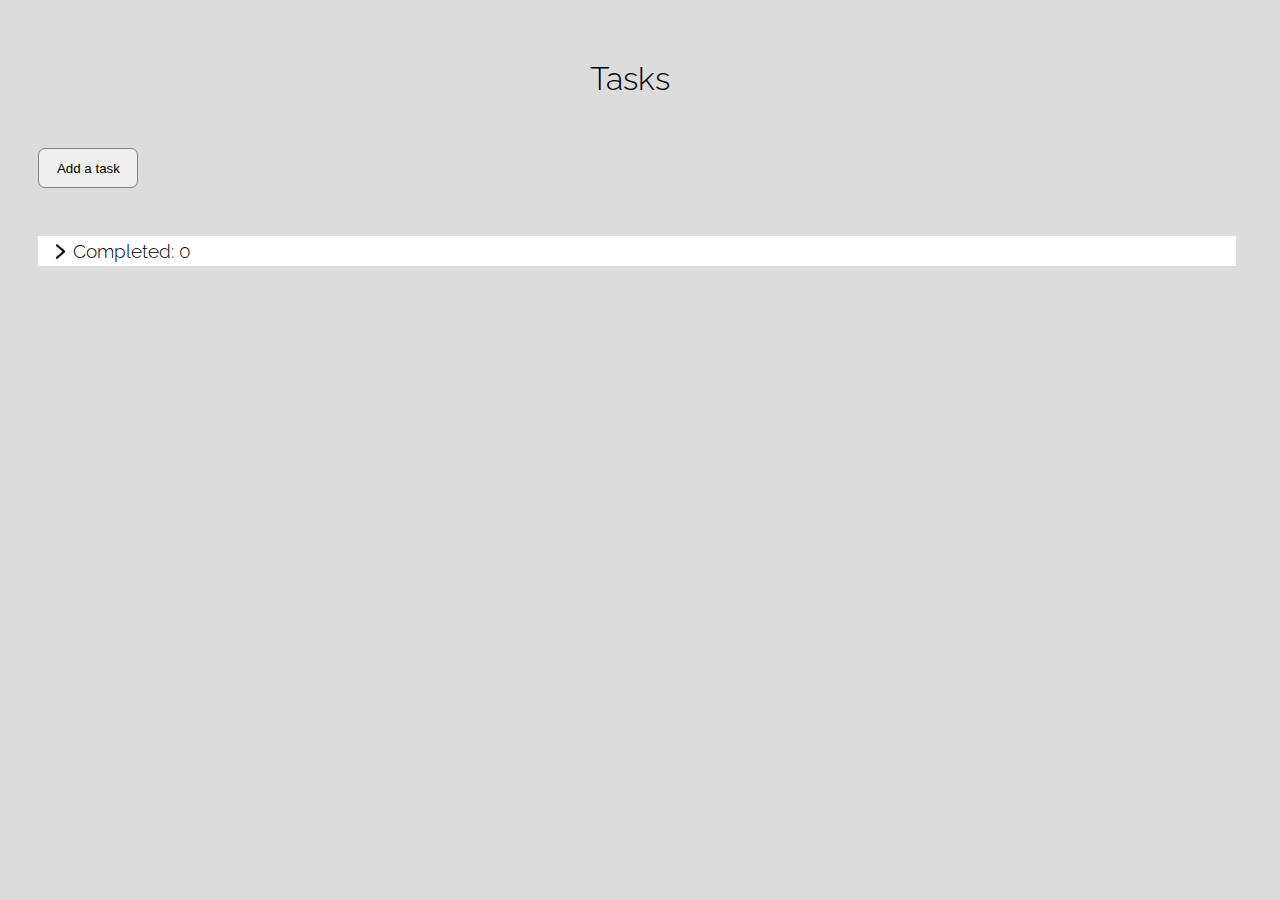
<file: HW1/index.html>
<!DOCTYPE html>
<html lang="en">
    <head>
        <meta charset="UTF-8">
        <meta name="viewport" content="width=device-width, initial-scale=1.0">
        <title>Document</title>
        <script src="main.js" type="module" defer></script>
        <link rel="stylesheet" href="styles.css">
    </head>
    <body>
        <header>
            <h1>Tasks</h1>
        </header>
        <main>
            <button id="add-task-btn">Add a task</button>
            <ul id="task-list"></ul>
            <div id="reveal-completed-tasks">
                <img id="arrow-btn" src="./icons/right-arrow.png" alt="arrow">
                <h3 id="no-completed-tasks">Completed: 0</h3>
            </div>
            <ul id="completed-task-list"></ul>
            <dialog id="dialog">
                <div id="dialog__form">
                    <h3>Add a new task!</h3>
                    <label for="form__name">Title</label>
                    <input id="form__name" type="text" maxlength="50" placeholder="First task..." required>
                    <div id="title-error" class="error-btn"></div>
                    <label for="form__assignee">Assignee</label>
                    <input id="form__assignee" type="email" placeholder="example@email.com" required>
                    <div id="email-error" class="error-btn"></div>
                    <label for="form__task-dsc">Task Desc</label>
                    <textarea id="form__task-dsc" maxlength="250" rows="6" placeholder="250 characters max..." required></textarea>
                    <div id="form__buttons">
                        <button id="form-save-btn" class="action-buttons">Add</button>
                        <button id="form-cancel-btn" class="action-buttons">Cancel</button>
                    </div>
                    <div id="form-error" class="error-btn"></div>
                </div>
            </dialog>
        </main>
    </body>
</html>
</file>
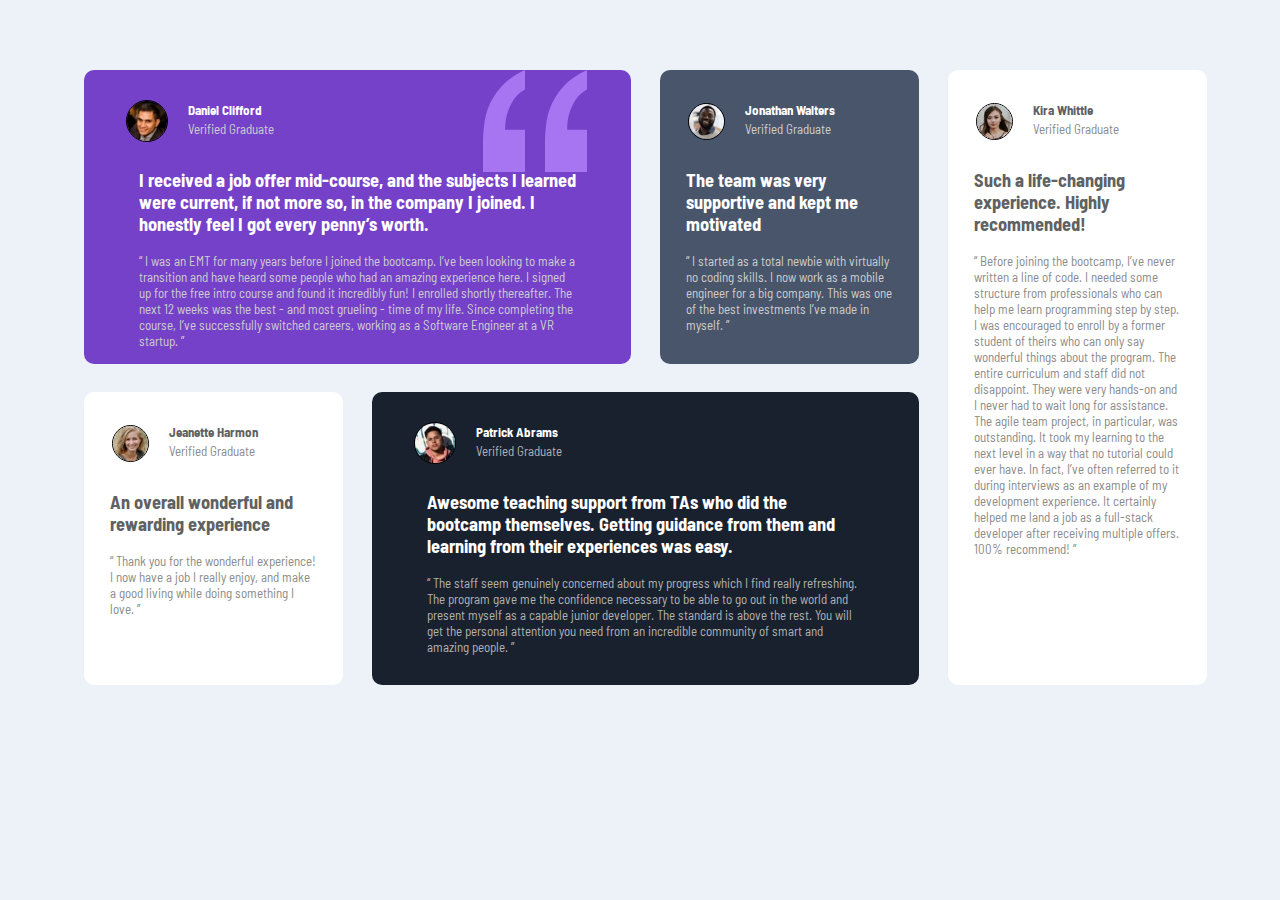
<file: HW2-second_grid/index.html>
<!DOCTYPE html>
<html lang="en">
  <head>
    <meta charset="UTF-8">
    <meta name="viewport" content="width=device-width, initial-scale=1.0">
    <title>Document</title>
    <link rel="stylesheet" href="./style.css">
  </head>
  <body>
    <main>
      <div class="testimonial-cnt" id="cnt-1">
        <div class="person-info__cnt">
          <img class="person__photo" src="./images/image-daniel.jpg">
          <div class="person__about">
            <h4 class="person__name">Daniel Clifford</h4>
            <p>Verified Graduate</p>
          </div>
        </div>
        <div class="person-info__text">
          <h3 class="testimonial__title">
            I received a job offer mid-course, and the subjects I learned were current, if not more so,
            in the company I joined. I honestly feel I got every penny’s worth.
          </h3>
          <p class="testimonial__review">
            “ I was an EMT for many years before I joined the bootcamp. I’ve been looking to make a
            transition and have heard some people who had an amazing experience here. I signed up
            for the free intro course and found it incredibly fun! I enrolled shortly thereafter.
            The next 12 weeks was the best - and most grueling - time of my life. Since completing
            the course, I’ve successfully switched careers, working as a Software Engineer at a VR startup. ”
          </p>
        </div>
      </div>
      <div class="testimonial-cnt" id="cnt-2">
        <div class="person-info__cnt">
          <img class="person__photo" src="./images/image-jonathan.jpg">
          <div class="person__about">
            <h4 class="person__name">Jonathan Walters</h4>
            <p>Verified Graduate</p>
          </div>
        </div>
        <div class="person-info__text">
          <h3 class="testimonial__title">
            The team was very supportive and kept me motivated
          </h3>
          <p class="testimonial__review">
            “ I started as a total newbie with virtually no coding skills. I now work as a mobile engineer
            for a big company. This was one of the best investments I’ve made in myself. ”
          </p>
        </div>
      </div>
      <div class="testimonial-cnt" id="cnt-3">
        <div class="person-info__cnt">
          <img class="person__photo" src="./images/image-jeanette.jpg">
          <div class="person__about">
            <h4 class="person__name">Jeanette Harmon</h4>
            <p>Verified Graduate</p>
          </div>
        </div>
        <div class="person-info__text">
          <h3 class="testimonial__title">
            An overall wonderful and rewarding experience
          </h3>
          <p class="testimonial__review">
            “ Thank you for the wonderful experience! I now have a job I really enjoy, and make a good living
            while doing something I love. ”
          </p>
        </div>
      </div>
      <div class="testimonial-cnt" id="cnt-4">
        <div class="person-info__cnt">
          <img class="person__photo" src="./images/image-patrick.jpg">
          <div class="person__about">
            <h4 class="person__name">Patrick Abrams</h4>
            <p>Verified Graduate</p>
          </div>
        </div>
        <div class="person-info__text">
          <h3 class="testimonial__title">
            Awesome teaching support from TAs who did the bootcamp themselves. Getting guidance from them and
            learning from their experiences was easy.
          </h3>
          <p class="testimonial__review">
            “ The staff seem genuinely concerned about my progress which I find really refreshing. The program
            gave me the confidence necessary to be able to go out in the world and present myself as a capable
            junior developer. The standard is above the rest. You will get the personal attention you need from
            an incredible community of smart and amazing people. ”
          </p>
        </div>
      </div>
      <div class="testimonial-cnt" id="cnt-5">
        <div class="person-info__cnt">
          <img class="person__photo" src="./images/image-kira.jpg">
          <div class="person__about">
            <h4 class="person__name">Kira Whittle</h4>
            <p>Verified Graduate</p>
          </div>
        </div>
        <div class="person-info__text">
          <h3 class="testimonial__title">
            Such a life-changing experience. Highly recommended!
          </h3>
          <p class="testimonial__review">
            “ Before joining the bootcamp, I’ve never written a line of code. I needed some structure from
            professionals who can help me learn programming step by step. I was encouraged to enroll by a former
            student of theirs who can only say wonderful things about the program. The entire curriculum and staff
            did not disappoint. They were very hands-on and I never had to wait long for assistance. The agile team
            project, in particular, was outstanding. It took my learning to the next level in a way that no tutorial
            could ever have. In fact, I’ve often referred to it during interviews as an example of my development
            experience. It certainly helped me land a job as a full-stack developer after receiving multiple offers.
            100% recommend! ”
          </p>
        </div>
      </div>
    </main>
  </body>
</html>
</file>
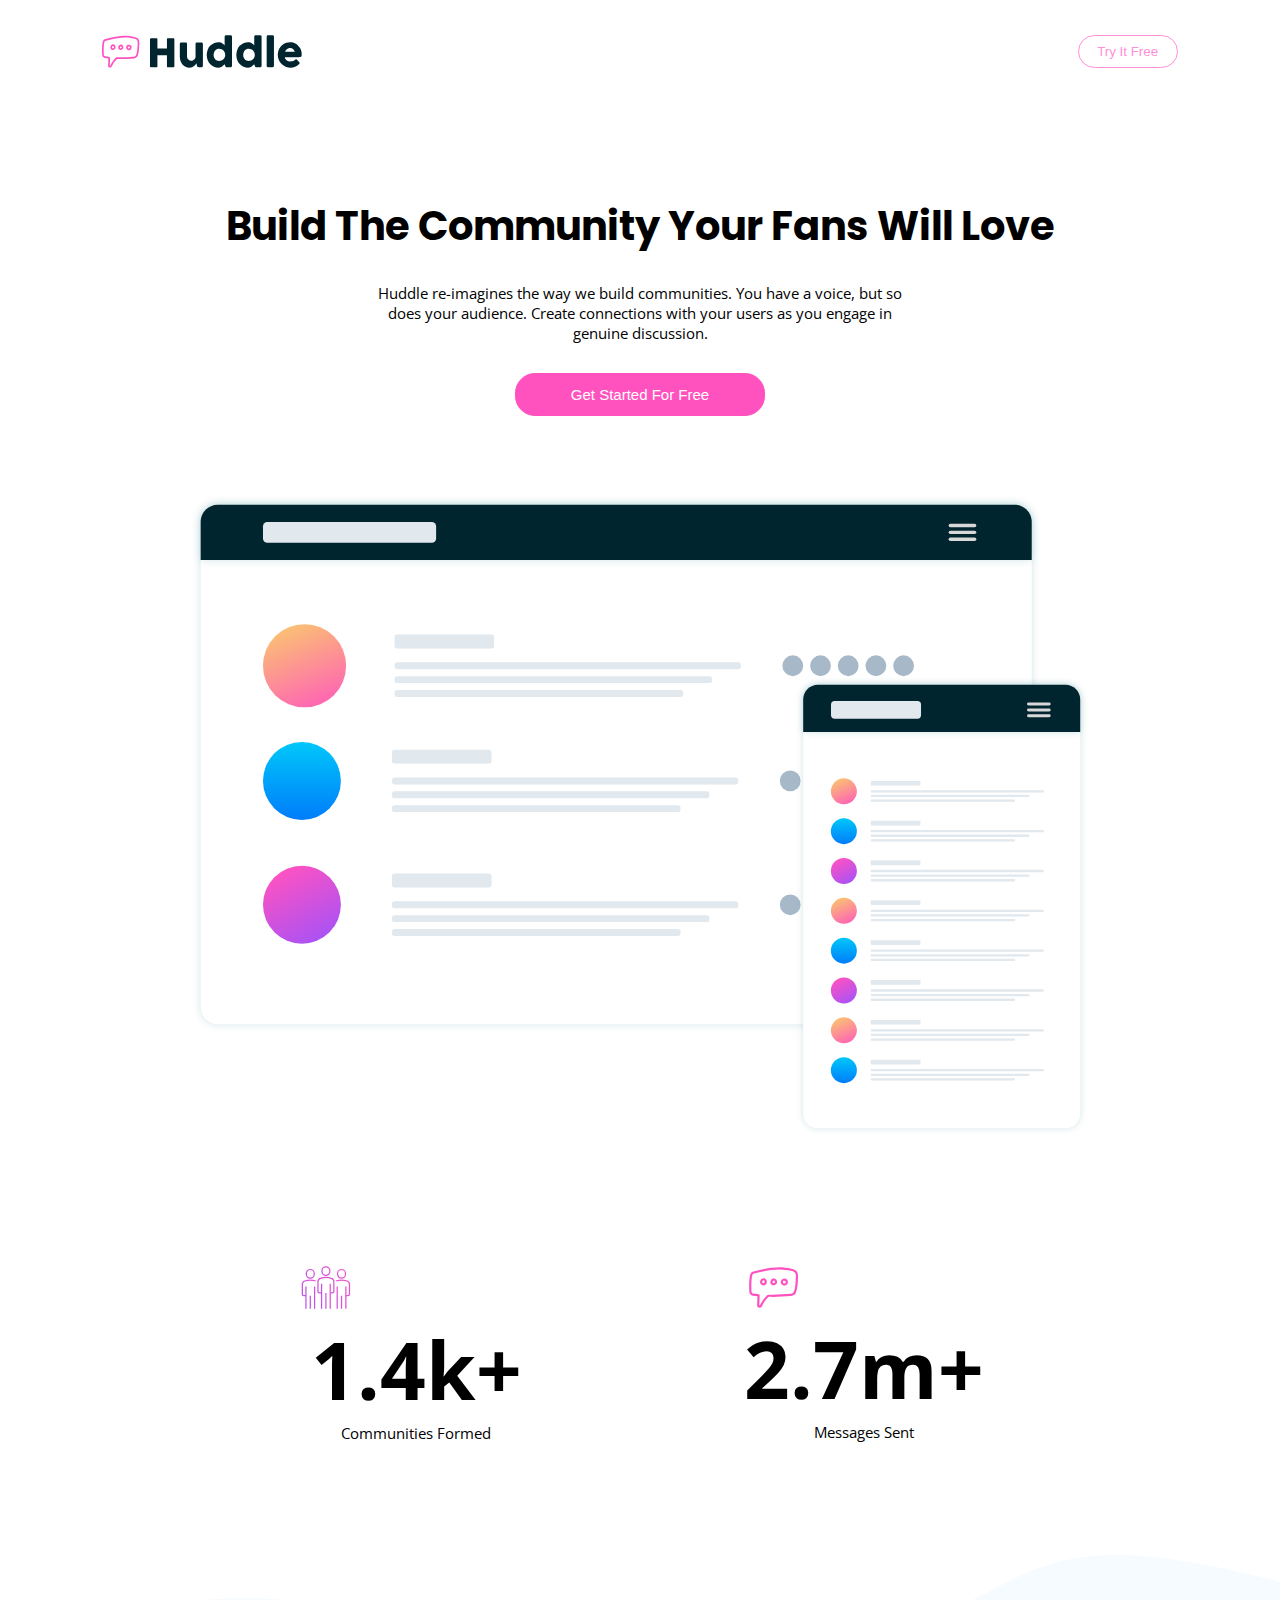
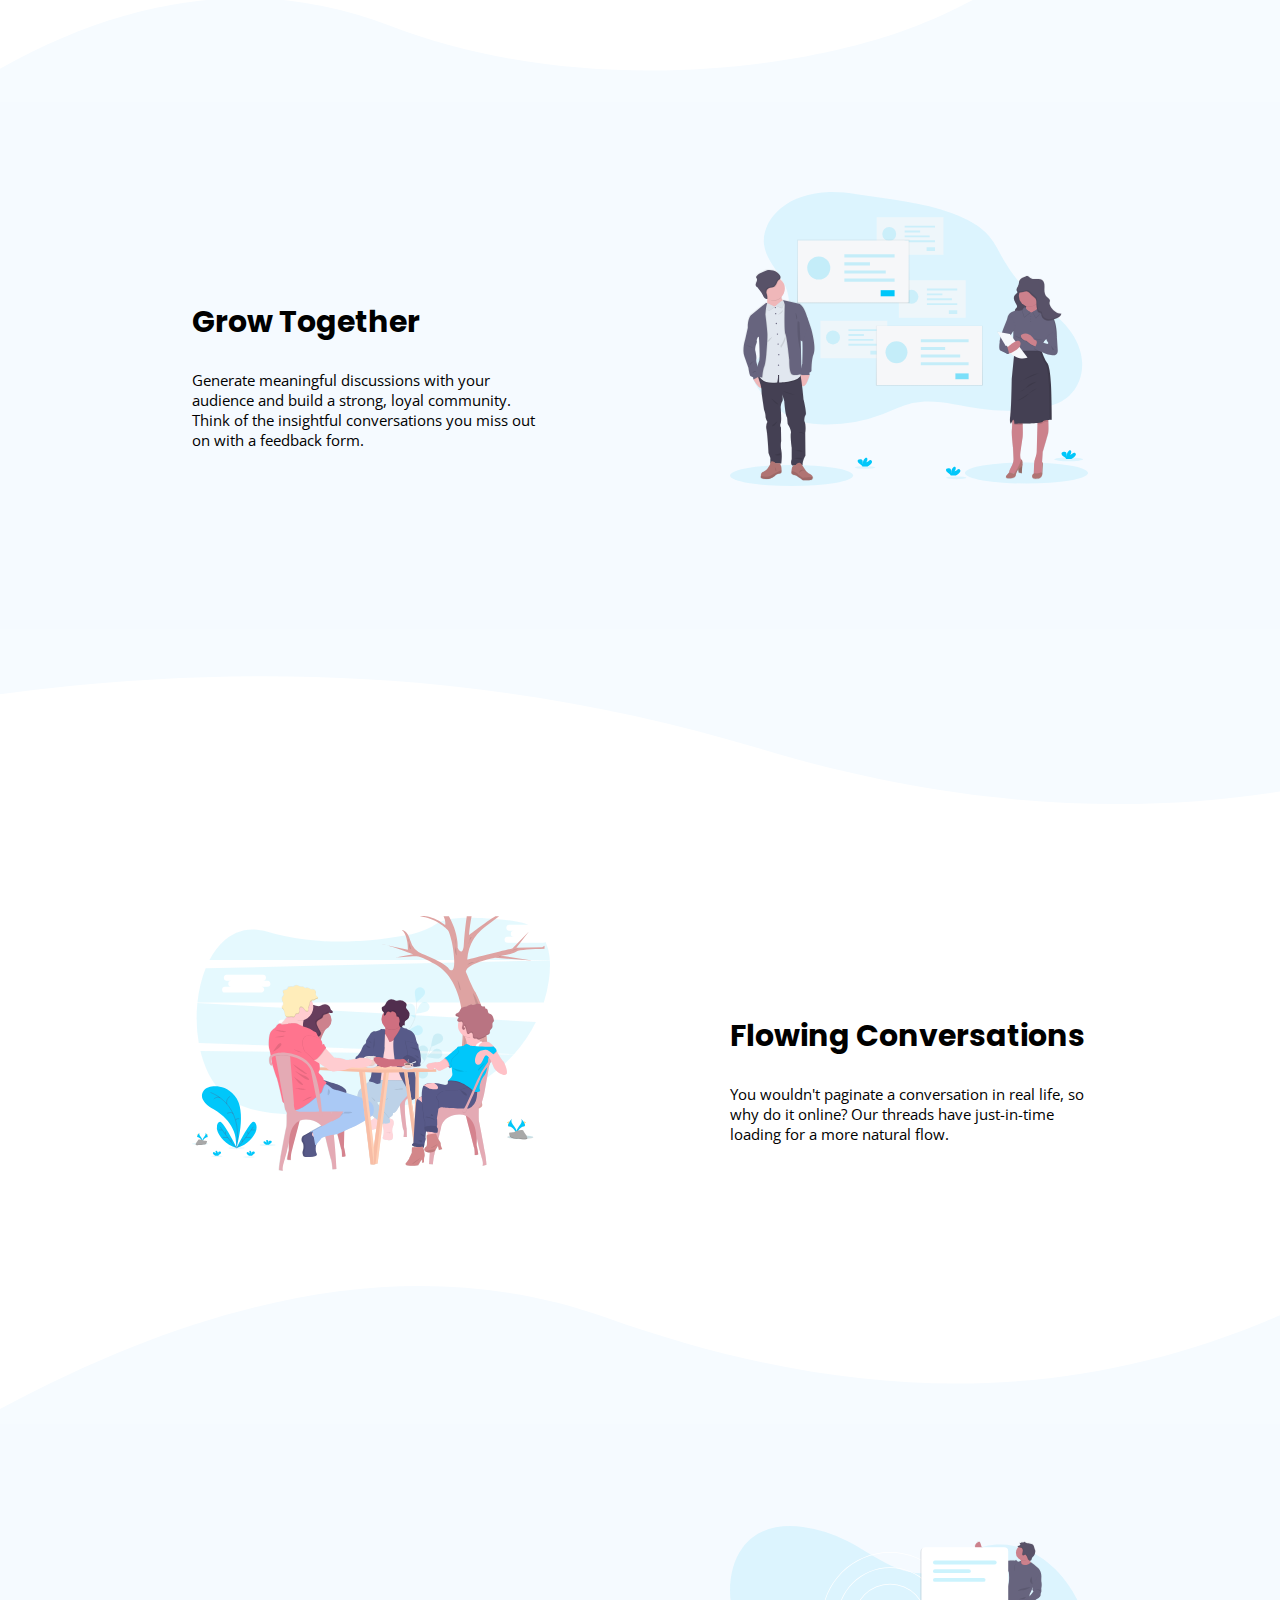
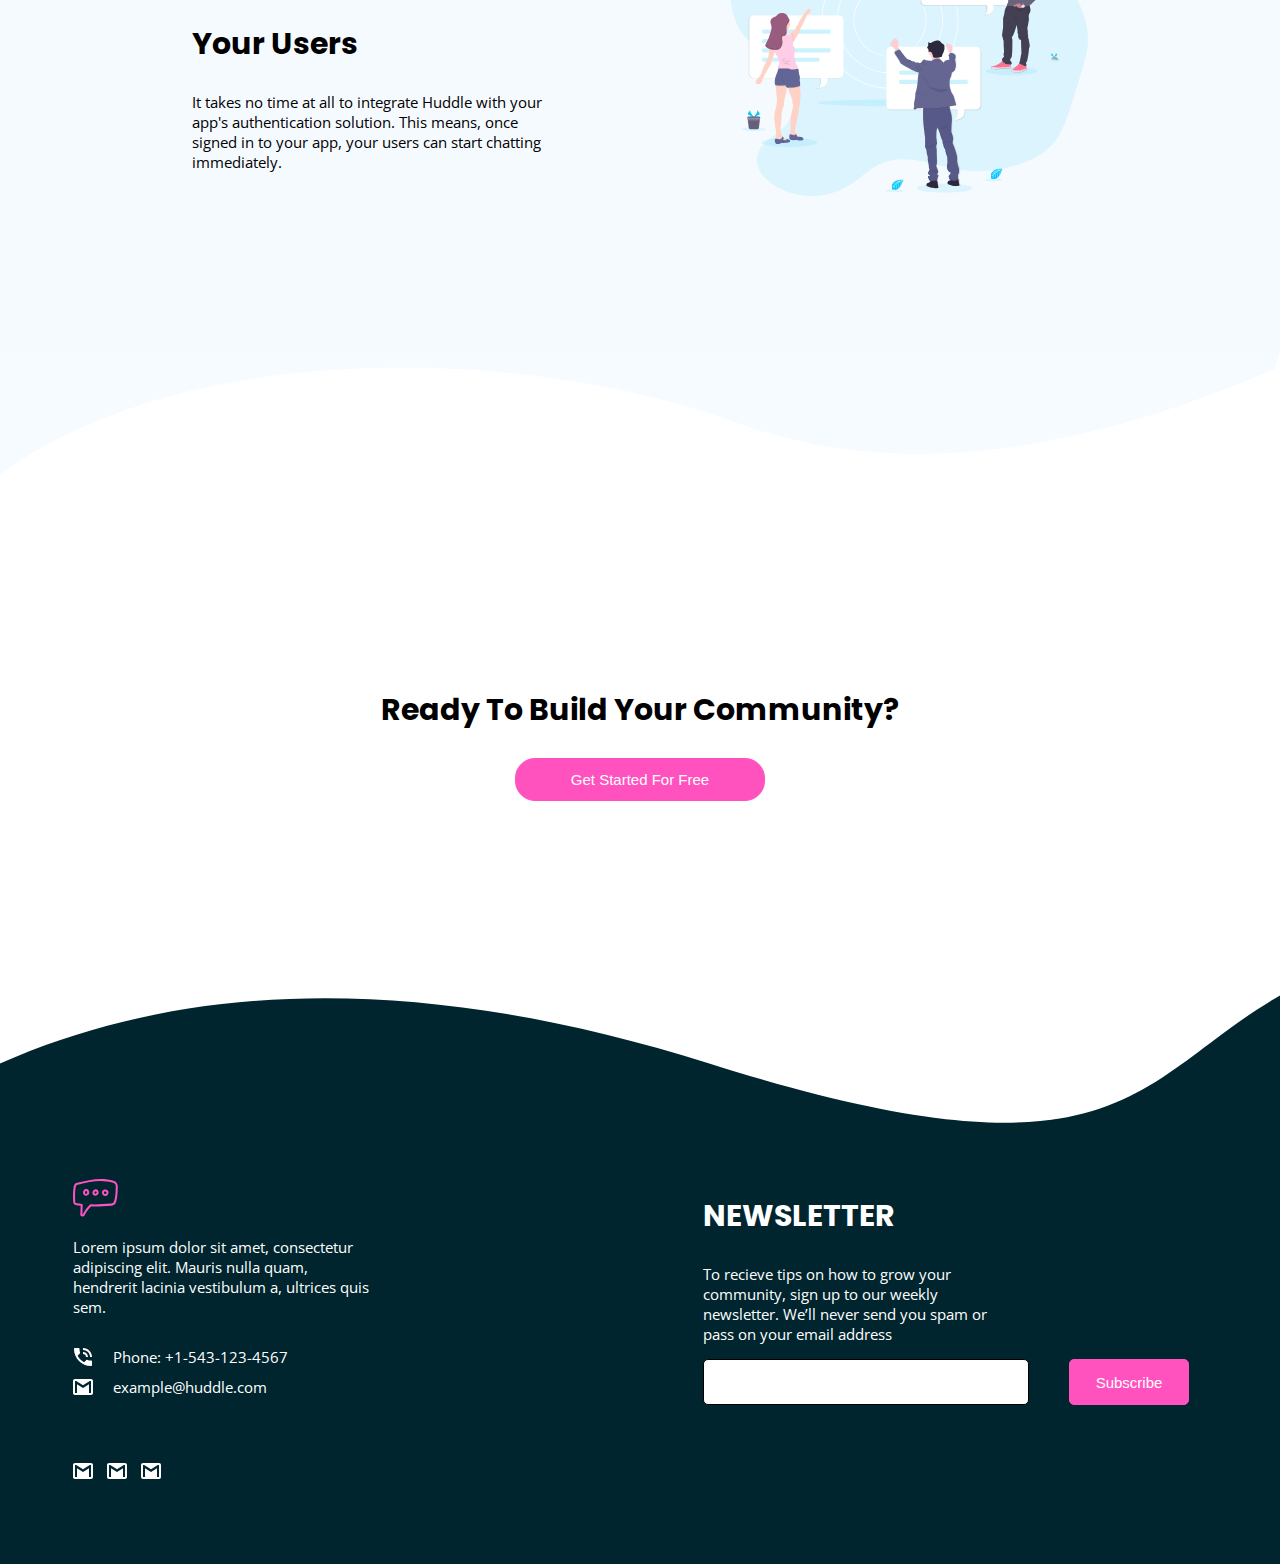
<file: HW2-second_page/index.html>
<!DOCTYPE html>
<html lang="en">
<head>
  <meta charset="UTF-8">
  <meta name="viewport" content="width=device-width, initial-scale=1.0">
  <link rel="stylesheet" href="./style.css">
</head>
<body>
  <header>
    <img src="./images/logo.svg">
    <button>Try It Free</button>
  </header>
  <main>
    <section id="section-1" class="main__section">
      <h1>Build The Community Your Fans Will Love</h1>
      <p>Huddle re-imagines the way we build communities. You have a voice, but so does 
        your audience. Create connections with your users as you engage in genuine discussion.
      </p>
      <button class="button--pink">Get Started For Free</button>
      <img src="./images/screen-mockups.svg">
      <div id="stats-cnt">
        <div class="stat-cnt">
          <img class="stat-cnt__icon" src="./images/icon-communities.svg">
          <div class="stat-cnt__number">1.4k+</div>
          <p class="stat-cnt__dsc">Communities Formed</p>
        </div>
        <div class="stat-cnt">
          <img class="stat-cnt__icon" src="./images/icon-messages.svg">
          <div class="stat-cnt__number">2.7m+</div>
          <p class="stat-cnt__dsc">Messages Sent</p>
        </div>
      </div>
    </section>
    <img id="section-curve-1" class="section__curve" src="./images/bg-section-top-mobile-1.svg">
    <section id="section-2" class="main__section">
      <div class="section__content">
        <img class="content__img" src="./images/illustration-grow-together.svg">
        <div class="content__text">
          <h2>Grow Together</h2>
          <p>Generate meaningful discussions with your audience and build a strong, loyal community. 
            Think of the insightful conversations you miss out on with a feedback form.
          </p>
        </div>
      </div>
    </section>
    <img id="section-curve-2" class="section__curve" src="./images/bg-section-bottom-mobile-1.svg">
    <section id="section-3" class="main__section">
      <div class="section__content" id="section-3-content">
        <img class="content__img" src="./images/illustration-flowing-conversation.svg">
        <div class="content__text">
          <h2>Flowing Conversations</h2>
          <p>You wouldn't paginate a conversation in real life, so why do it online? Our threads have 
            just-in-time loading for a more natural flow.
          </p>
        </div>
      </div>
    </section>
    <img id="section-curve-3" class="section__curve" src="./images/bg-section-top-mobile-2.svg">
    <section id="section-4" class="main__section">
      <div class="section__content">
        <img class="content__img" src="./images/illustration-your-users.svg">
        <div class="content__text">
          <h2>Your Users</h2>
          <p>It takes no time at all to integrate Huddle with your app's authentication solution. This means, 
            once signed in to your app, your users can start chatting immediately.
          </p>
        </div>
      </div>
    </section>
    <img id="section-curve-4" class="section__curve" src="./images/bg-section-bottom-mobile-2.svg">
    <section id="section-5" class="main__section">
      <div id="section-5-content" class="section__content">
        <h2>Ready To Build Your Community?</h2>
        <button class="button--pink">Get Started For Free</button>
      </div>
    </section>
  </main>
  <img id="section-curve-5" class="section__curve" src="./images/bg-footer-top-mobile.svg">
  <footer>
    <section id="contact-section">
      <img src="./images/logo.svg">
      <p>Lorem ipsum dolor sit amet, consectetur adipiscing elit. Mauris nulla quam, hendrerit lacinia 
        vestibulum a, ultrices quis sem.
      </p>
      <div class="contact-logo">
        <img src="./images/icon-phone.svg">
        <p>Phone: +1-543-123-4567</p>
      </div>
      <div class="contact-logo">
        <img src="./images/icon-email.svg">
        <p>example@huddle.com</p>
      </div>
      <div id="link-logos">
        <img src="./images/icon-email.svg">
        <img src="./images/icon-email.svg">
        <img src="./images/icon-email.svg">
      </div>
    </section>
    <section id="newsletter-section">
      <h2>NEWSLETTER</h2>
      <p>To recieve tips on how to grow your community, sign up to our weekly newsletter. We’ll never 
        send you spam or pass on your email address
      </p>
      <div id="form">
        <input type="text">
        <button class="button--pink">Subscribe</button>
      </div>
    </section>
  </footer>
</body>
</html>
</file>
<file: HW1/styles.css>
@import url('https://fonts.googleapis.com/css2?family=Raleway:wght@200;300&display=swap');

body{
    margin: 0;
    background-color: #dcdcdc;
}

h1, h2, h3, h4, h5, h6{
    font-family: 'Raleway', sans-serif;
    font-weight: 300;
}

p{
    font-family: 'Raleway', sans-serif;
    font-weight: 200;
    font-size: 12px;
}

header{
    width: 100px;
    margin: auto;
    margin-top: 60px;
}

ul{
    width: 90%;
    margin: auto;
    margin-left: 3%;
    list-style-type: none;
    padding: 0;
    display: inline-block;
}

li{
    margin-top: 10px;
}

.task-cnt{
    width: 100%;
    height: fit-content;
    border-radius: 5px;
    background-color: white;
    padding: 0.5% 2%;
}
.task-cnt__heading{
    display: flex;
    justify-content: space-between;
    align-items: center;
}

.task-cnt__heading button{
    width: 25px;
    height: 25px;
    border-radius: 100px;
    background-color: white;
    margin-right: 8px;
}

.heading__assignee{
    margin-top: -15px;
    margin-bottom: -5px;
}

.action-buttons{
    border-radius: 5px;
    border: 1px solid gray;
    margin-bottom: 5px;
    width: 60px;
    height: 25px;
}

.edit-btn{
    margin-left: 10px;
}

#add-task-btn{
    margin-left: 3%;
    width: 100px;
    height: 40px;
    border-radius: 7px;
    border: 1px solid gray;
    margin-bottom: 10px;
    margin-top: 30px;
}

#dialog{
    width: 80%;
    max-width: 500px;
}

#dialog__form{
    font-family: 'Raleway', sans-serif;
    display: flex;
    flex-direction: column;
}

label{
    font-size: 0.8em;
    margin-top: 10px;
    margin-bottom: 5px;
    font-weight: bold;
}

input{
    padding: 5px;
    border-radius: 5px;
}

#form__buttons{
    margin-top: 20px;
    margin-bottom: -10px;
}

#form-cancel-btn{
    margin-left: 10px;
}

#reveal-completed-tasks{
    display: flex;
    align-items: center;
    height: 30px;
    width: 93.6%;
    margin: 20px auto 0px 3%;
    text-align: left;
    background-color: white;
    user-select: none;
}

#reveal-completed-tasks:hover{
    cursor: pointer;
}

#reveal-completed-tasks:active{
    transform: scale(0.98);
}

#reveal-completed-tasks img{
    width: 25px;
    margin-left: 10px;
    object-fit: scale-down;
}

#completed-task-list .complete-task-btn{
    background-color: #1475e8;
}

.error-btn{
    color: red;
    font-size: 14px;
    margin-top: 5px;
}

#form-error{
    margin-top: 12px;
}
</file>
<file: HW2-second_grid/style.css>
@import url('https://fonts.googleapis.com/css2?family=Barlow+Semi+Condensed:wght@500;600&display=swap');

body{
    margin: 0;
    font-size: 13px;
    font-family: 'Barlow Semi Condensed', sans-serif;
    background-color:  hsl(210, 46%, 95%);
}

main{
    display: grid;
    grid-template-columns: 1fr;
    grid-template-rows: 1fr;
    padding: 40px 0;
}

.testimonial-cnt{
    width: 80%;
    margin: auto;
    margin-top: 30px;
    border-radius: 10px;
    padding-bottom: 20px;
}

.person-info__cnt{
    display: flex;
    align-items: center;
}

.person__about{
    margin-left: 20px;
}

.person__name{
    margin-bottom: -10px;
}


.person__photo{
    border: 1px solid black;
    border-radius: 100px;
    height: fit-content;
    width: 15%;
    max-width: 40px;
    object-fit: scale-down;
    margin-left: 15px;
    margin-top: 7px;
}
.person-info__cnt{
    width: 90%;
    margin: auto;
    margin-top: 15px;
}

.person-info__text{
    width: 80%;
    margin: auto;
}

.testimonial__title{
    font-size: 1.41em;
}

#cnt-1{
    background-image: url("./images/bg-pattern-quotation.svg");
    background-repeat: no-repeat;
    background-position-x: 90%;
    background-color: hsl(263, 55%, 52%);
    color: white;
}
#cnt-1 p{
    color: hsl(0, 0%, 81%);
}

#cnt-2{
    color: white;
    background-color: hsl(217, 19%, 35%);
}

#cnt-2 p{
    color: hsl(0, 0%, 81%);
}

#cnt-3{
    color: hsl(210, 1%, 38%);
    background-color: white;
}

#cnt-3 p{
    color: hsl(0, 0%, 54%);;
}

#cnt-4{
    color: white;
    background-color: hsl(219, 29%, 14%);
}

#cnt-4 p{
    color: hsl(0, 0%, 70%);;
}

#cnt-5{
    color: hsl(210, 1%, 38%);
    background-color: white;
}

#cnt-5 p{
    color: hsl(0, 0%, 54%);;
}

@media(min-width: 1200px) {
    main{
        grid-template-rows: 1fr 1fr;
        grid-template-columns: 1fr 1fr 1fr 1fr;
        width: 90%;
        margin: auto;
    }
    .testimonial-cnt{
        width: 90%;
        margin-left: 20px;
        margin-top: 30px;
        border-radius: 10px;
        height: 80%;
    }
    #cnt-1{
        grid-area: 1/1/1/3;
        width: 95%;
    }
    #cnt-2{
        grid-area: 1/3/1/3;
    }
    #cnt-3{
        grid-area: 2/1/2/1;
        margin-top: 10px;
    }
    #cnt-4{
        grid-area: 2/2/2/4;
        width: 95%;
        margin-top: 10px;
    }
    #cnt-5{
        grid-area: 1/4/3/4;
        height: 87%;
    }
}
</file>
<file: HW2-second_page/style.css>
@import url('https://fonts.googleapis.com/css2?family=Poppins:wght@700&display=swap');
@import url('https://fonts.googleapis.com/css2?family=Open+Sans:wght@400;600;700&display=swap');

body{
    margin: 0;
    font-family: 'Open Sans', sans-serif;
    font-weight: 400;
}

h1, h2, h3, h4, h5, h6{
    font-family: 'Poppins', sans-serif;
    font-weight: 700;
    font-size: 1.3em;
}

p{
    font-size: 0.7em;
}

header{
    display: flex;
    justify-content: space-between;
    margin: 10px 8%;
    margin-top: 35px;
}

header img{
    width: fit-content;
    object-fit: scale-down;
    width: 35%;
    max-width: 200px;
}

header button{
    border: 1px solid hsl(321, 100%, 78%);
    border-radius: 20px;
    width: 100px;
    padding: 5px;
    color: hsl(321, 100%, 78%);
    background-color: white;
}

#section-2, #section-4{
    background-color: hsl(207, 100%, 98%);
    padding-bottom: 40px;
}

.main__section{
    display: flex;
    flex-direction: column;
    text-align: center;
    padding: 15%;
}

.section__curve{
    width: 100%;
    margin-bottom: -10px;
}

.content__text{
    margin-top: 60px;
}

.content__img{
    width: 70%;
}

.button--pink{
    border: 1px solid hsl(322, 100%, 66%);
    border-radius: 20px;
    padding: 12px;
    font-size: 15px;
    color: white;
    background-color: hsl(322, 100%, 66%);
    width: 70%;
    max-width: 250px;
    margin: auto;
}

#form{
    display: flex;
    flex-direction: column;
}

#form button{
    border-radius: 5px;
    width: 50%;
    margin-top: 20px;
    margin-right: 0;
    max-width: 300px;
}

#form input{
    padding: 12px;
    border: 1px solid black;
    border-radius: 5px;
}


#section-1 img{
    margin-top: 80px;
}

#section-1 button{
    margin-top: 30px;
}

#stats-cnt{
    display: flex;
    flex-direction: column;
    margin-bottom: -80px;
    margin-top: 50px;
}
.stat-cnt{
    width: 45%;
    margin: auto;
}

.stat-cnt__icon{
    width: 30px;
    margin-left: -120px;
}

.stat-cnt__number{
    font-size: 3em;
    font-weight: 700;
}

footer{
    display: flex;
    flex-direction: column-reverse;
    background-color: hsl(192, 100%, 9%);
    color: white;
}

#newsletter-section{
    width: 80%;
    margin: auto;
}

#link-logos{
    margin: 30px 0;
}

#link-logos img{
    margin-right: 10px;
}

#contact-section{
    width: 80%;
    margin: auto;
}

.contact-logo{
    display: flex;
}
.contact-logo img{
    width: 20px;
    object-fit: scale-down;
    margin-right: 20px;
}



@media(min-width: 1200px){
    h1{
        font-size: 40px;
    }
    
    h2{
        font-size: 30px;
    }
    p{
        font-size: 15px;
    }

    #section-1{
        margin-top: -100px;
    }

    #section-1 p{
        width: 60%;
        margin: auto;
    }

    .stat-cnt__number{
        font-size: 5em;
    }

    .stat-cnt__icon{
        width: 50px;
        margin-left: -180px;
    }
   
    #section-curve-1{
        content: url("./images/bg-section-top-desktop-1.svg");
    }

    #section-curve-3{
        content: url("./images/bg-section-top-desktop-2.svg");
    }

    #section-curve-4{
        content: url("./images/bg-section-bottom-desktop-2.svg");
    }

    #stats-cnt{
        flex-direction: row;
    }


    .section__content:not(#section-5-content, #section-3-content){
        display: flex;
        flex-direction: row-reverse;
        justify-content: space-between;
        align-items: center;
        height: 100px;
        margin-bottom: 200px;
    }

    #section-3-content{
        display: flex;
        flex-direction: row;
        justify-content: space-between;
        align-items: center;
        height: 100px;
        margin-bottom: 200px;
    }
    
    .main__section:not(:first-child):not(:last-child) .content__text{
        width: 40%;
        text-align: left;
    }

    .main__section:not(:first-child):not(:last-child) img{
        width: 40%;
    }

    #section-3{
        flex-direction: row-reverse;
        margin-bottom: -200px;
    }

    footer{
        flex-direction: row;
        justify-content: space-between;
        padding: 10px;
        padding-bottom: 50px;
    }

    footer p{
        width: 60%;
    }

    #form{
        display: flex;
        flex-direction: row;
    }

    #form input{
        width: 300px;
        height: 20px;
    }

    #form button{
        width: 120px;
        margin: 0;
        margin-left: 40px;
    }

    #contact-section{
        width: 40%;
    }

    #newsletter-section{
        width: 40%;
        margin-top: -10px;
    }

    .contact-logo{
        margin-bottom: -20px;
    }

    #link-logos{
        margin-top: 70px;
    }
}
</file>
